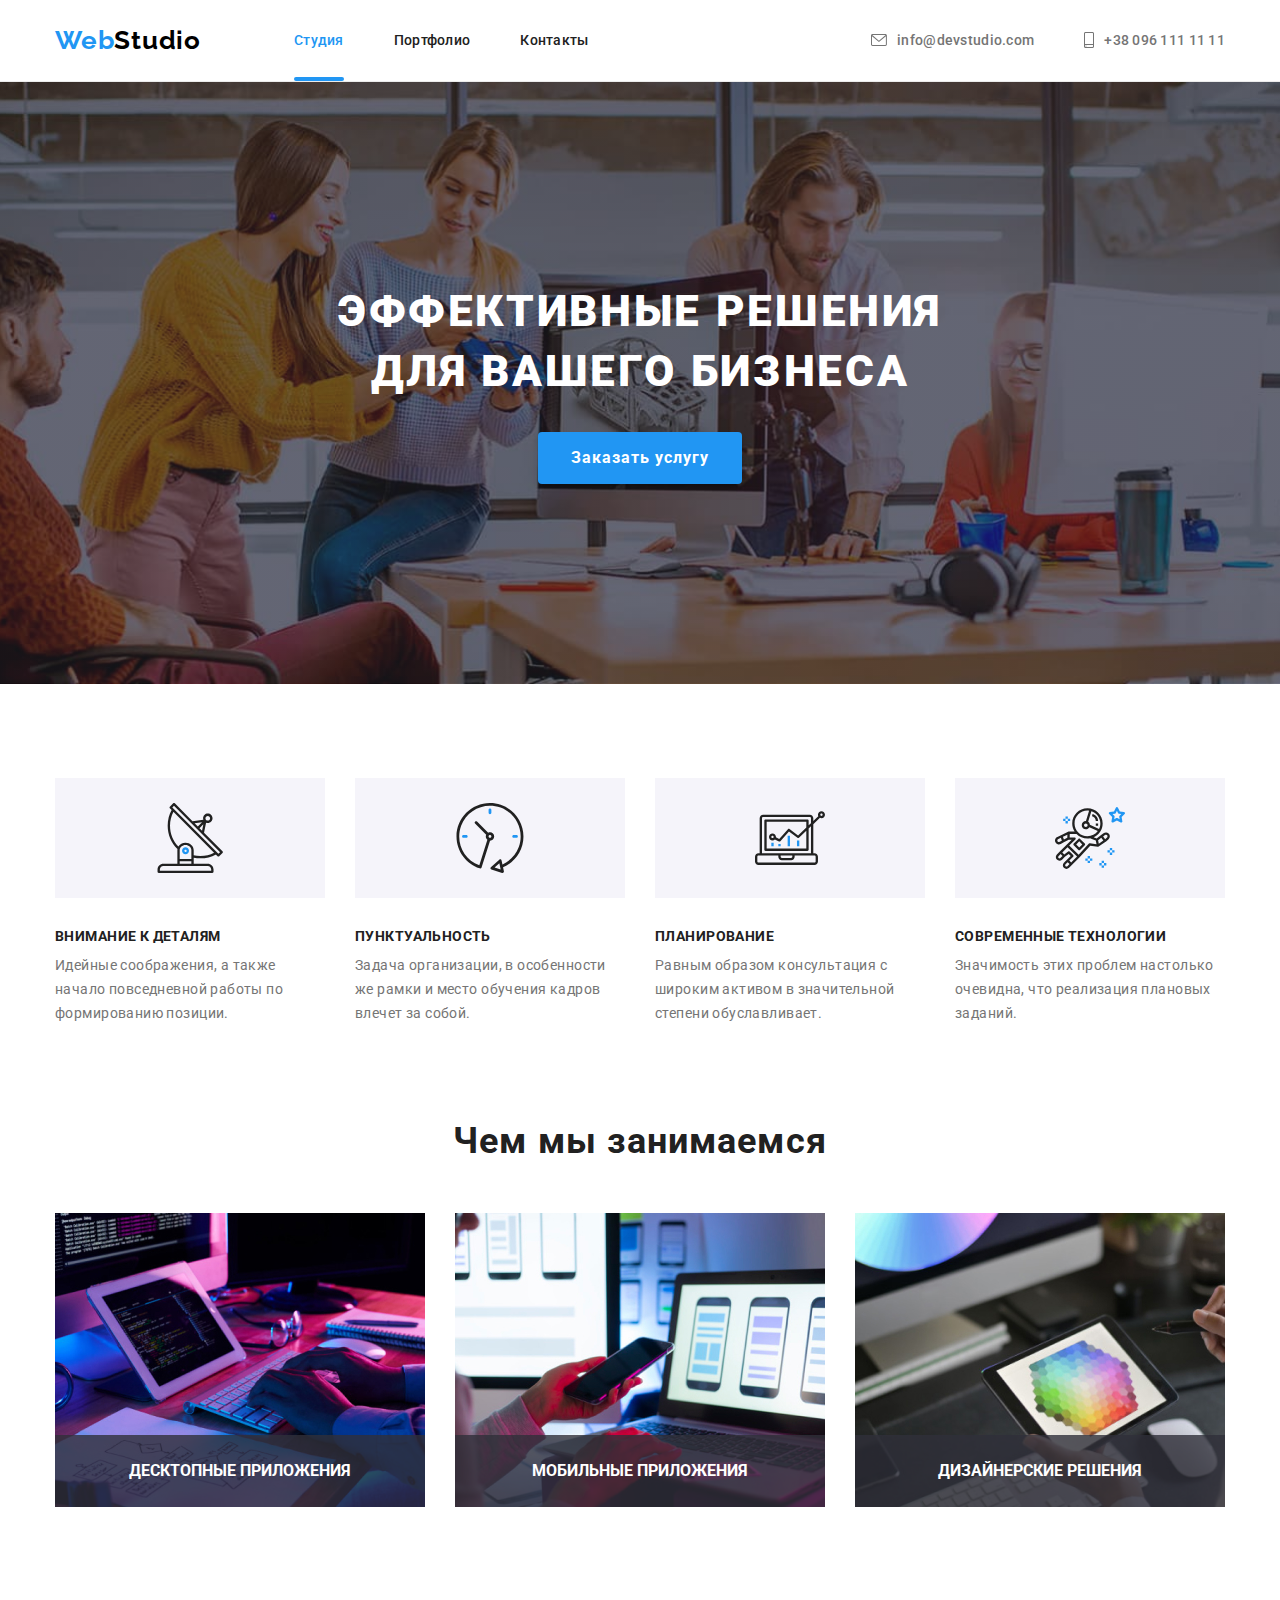
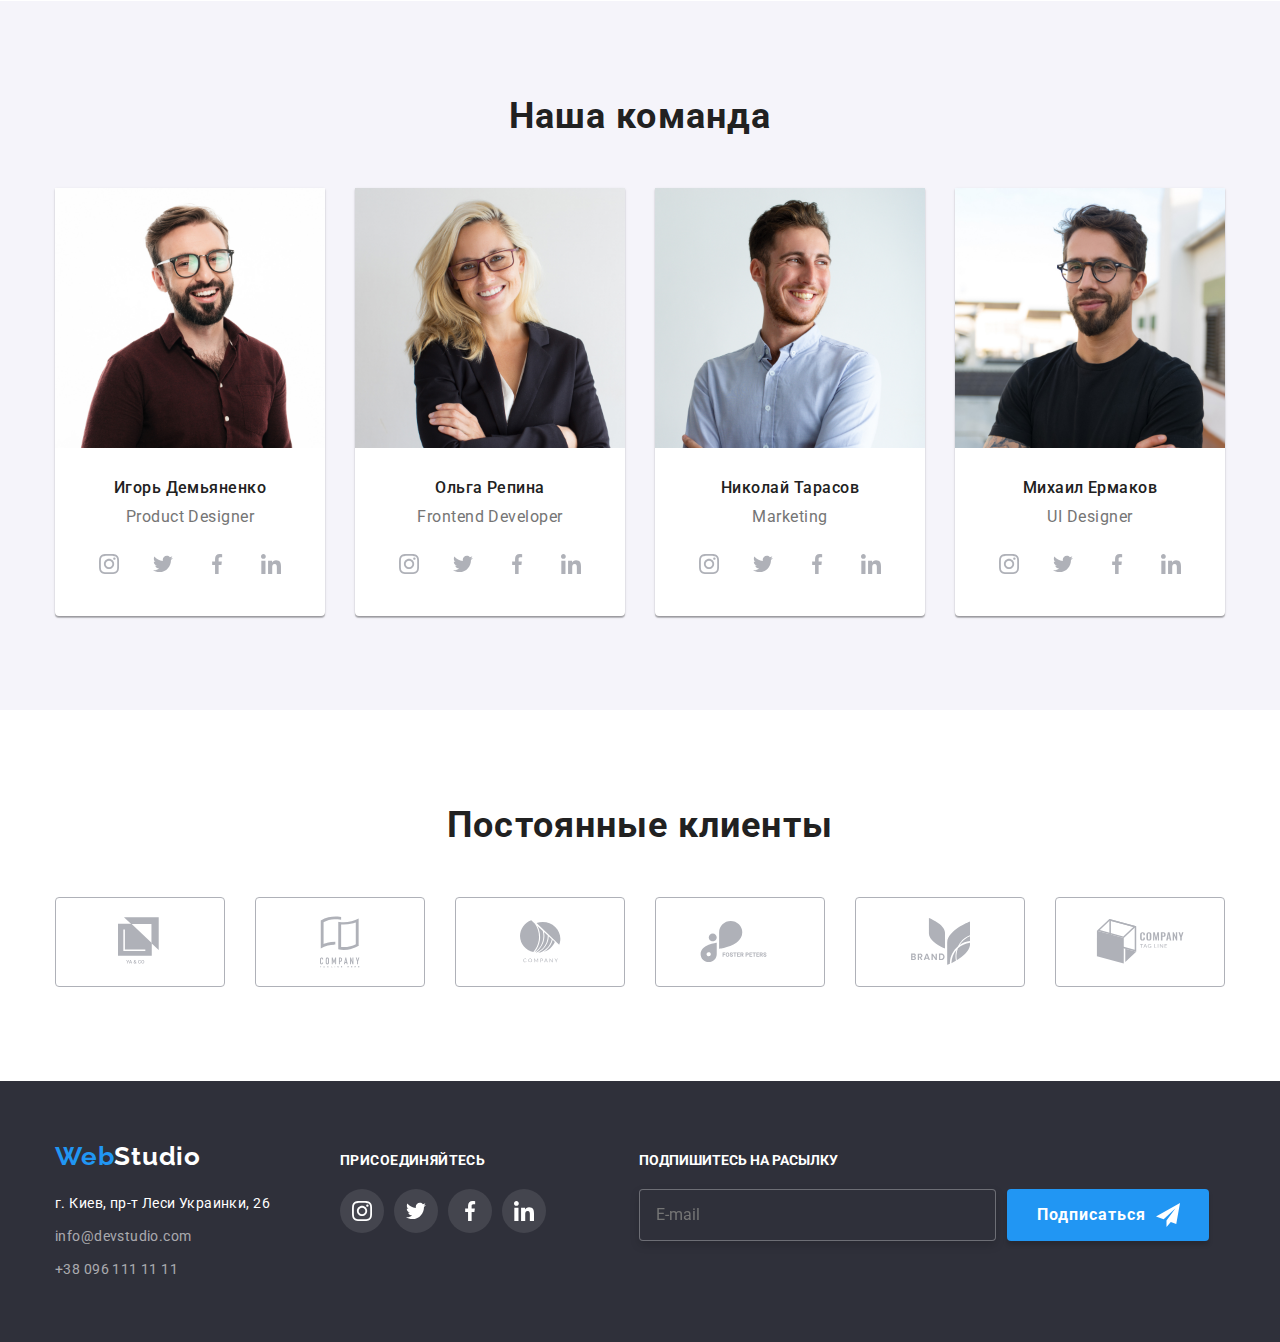
<file: index.html>
<!DOCTYPE html>
<html lang="ru">
  <head>
    <meta charset="UTF-8" />
    <meta name="viewport" content="width=device-width, initial-scale=1.0" />
    <title>WebStudio</title>
    <link rel="preconnect" href="https://fonts.gstatic.com" />
    <link
      href="https://fonts.googleapis.com/css2?family=Raleway:wght@700&family=Roboto:wght@400;500;700;900&display=swap"
      rel="stylesheet"
    />
    <link rel="stylesheet" href="./css/modern-normalize.css" />
    <link rel="stylesheet" href="./css/main.min.css" />
  </head>
  <body>
    <!--Header-->
    <header class="header">
      <!--CONTAINER-->
      <div class="container container__header">
        <nav class="header-nav">
          <a href="./index.html" class="logo">
            Web<span class="logo__subtext">Studio</span>
          </a>

          <ul class="nav-list">
            <li class="nav-list__item">
              <a href="./index.html" class="nav-list__link current">Студия</a>
            </li>
            <li class="nav-list__item">
              <a href="./portfolio.html" class="nav-list__link">Портфолио</a>
            </li>
            <li class="nav-list__item">
              <a href="" class="nav-list__link">Контакты</a>
            </li>
          </ul>
        </nav>
        <div class="contacts">
          <ul class="contacts-list">
            <li class="contacts-list__item">
              <a href="mailto:info@devstudio.com" class="contacts-list__link">
                <svg class="contacts-list__icon" width="16px" height="12px">
                  <use href="./images/sprite.svg#icon-envelope"></use>
                </svg>
                info@devstudio.com
              </a>
            </li>
            <li class="contacts-list__item">
              <a href="tel:+380961111111" class="contacts-list__link">
                <svg class="contacts-list__icon" width="10px" height="16px">
                  <use href="./images/sprite.svg#icon-smartphone"></use>
                </svg>
                +38 096 111 11 11
              </a>
            </li>
          </ul>
        </div>
      </div>
    </header>
    <!--main-container-->
    <main>
      <!--Hero-->
      <section class="hero">
        <!--CONTANER-->
        <div class="container-hero">
          <h1 class="hero-title">
            Эффективные решения <br />
            для вашего бизнеса
          </h1>
          <button class="hero-button" data-modal-open>Заказать услугу</button>
        </div>
      </section>
      <!--Features-->
      <section class="features">
        <!--CONTAINER-->
        <div class="container">
          <h2 class="visually-hidden">Приемущества</h2>
          <ul class="features-list">
            <li class="features-list__item">
              <div class="features-list__image">
                <svg width="70px" height="70px">
                  <use href="./images/sprite.svg#icon-antena1"></use>
                </svg>
              </div>
              <h3 class="features-list__title">Внимание к деталям</h3>
              <p class="features-list__description">
                Идейные соображения, а также начало повседневной работы по
                формированию позиции.
              </p>
            </li>
            <li class="features-list__item">
              <div class="features-list__image">
                <svg width="70px" height="70px">
                  <use href="./images/sprite.svg#icon-clock1"></use>
                </svg>
              </div>
              <h3 class="features-list__title">Пунктуальность</h3>
              <p class="features-list__description">
                Задача организации, в особенности же рамки и место обучения
                кадров влечет за собой.
              </p>
            </li>
            <li class="features-list__item">
              <div class="features-list__image">
                <svg width="70px" height="70px">
                  <use href="./images/sprite.svg#icon-diagram1"></use>
                </svg>
              </div>
              <h3 class="features-list__title">Планирование</h3>
              <p class="features-list__description">
                Равным образом консультация с широким активом в значительной
                степени обуславливает.
              </p>
            </li>
            <li class="features-list__item">
              <div class="features-list__image">
                <svg width="70px" height="70px">
                  <use href="./images/sprite.svg#icon-astronaut1"></use>
                </svg>
              </div>
              <h3 class="features-list__title">Современные технологии</h3>
              <p class="features-list__description">
                Значимость этих проблем настолько очевидна, что реализация
                плановых заданий.
              </p>
            </li>
          </ul>
        </div>
      </section>
      <!--Busynes-->
      <section class="busyness">
        <!--CONTAINER-->
        <div class="container">
          <h2 class="busyness-tilte">Чем мы занимаемся</h2>
          <ul class="busyness-list">
            <li class="busyness-list__item">
              <img
                src="./images/box-1.jpg"
                alt="Мужчина набирает текст на компьютере"
                width="370"
              />
              <p class="busyness-list__title">Десктопные приложения</p>
            </li>
            <li class="busyness-list__item">
              <img
                src="./images/box-2.jpg"
                alt="Мобильный телефон в руках у девушки"
                width="370"
              />
              <p class="busyness-list__title">Мобильные приложения</p>
            </li>
            <li class="busyness-list__item">
              <img
                src="./images/box-3.jpg"
                alt="Планшет со стилусом в руках"
                width="370"
              />
              <p class="busyness-list__title">Дизайнерские решения</p>
            </li>
          </ul>
        </div>
      </section>
      <!--Наша команда-->
      <section class="team">
        <!--CONTAINER-->
        <div class="container">
          <h2 class="team-title">Наша команда</h2>
          <ul class="team-list">
            <li class="team-list__item">
              <img
                src="./images/igor-demjanenko.jpg"
                alt="Игорь Демьяненко"
                width="270"
              />
              <h3 class="team-list__member">Игорь Демьяненко</h3>
              <p class="team-list__position">Product Designer</p>
              <ul class="social-list">
                <li class="social-list__item">
                  <a href="instagram" class="social-list__link">
                    <svg class="social-list__icon" width="20px" height="20px">
                      <use href="./images/sprite.svg#icon-instagram"></use>
                    </svg>
                  </a>
                </li>

                <li class="social-list__item">
                  <a href="twitter" class="social-list__link">
                    <svg class="social-list__icon" width="20px" height="20px">
                      <use href="./images/sprite.svg#icon-twitter"></use>
                    </svg>
                  </a>
                </li>

                <li class="social-list__item">
                  <a href="facebook" class="social-list__link">
                    <svg class="social-list__icon" width="20px" height="20px">
                      <use href="./images/sprite.svg#icon-facebook"></use>
                    </svg>
                  </a>
                </li>

                <li class="social-list__item">
                  <a href="linkedin" class="social-list__link">
                    <svg class="social-list__icon" width="20px" height="20px">
                      <use href="./images/sprite.svg#icon-linkedin"></use>
                    </svg>
                  </a>
                </li>
              </ul>
            </li>
            <li class="team-list__item">
              <img
                src="./images/olga-repina.jpg"
                alt="Ольга Репина"
                width="270"
              />
              <h3 class="team-list__member">Ольга Репина</h3>
              <p class="team-list__position">Frontend Developer</p>
              <ul class="social-list">
                <li class="social-list__item">
                  <a href="instagram" class="social-list__link">
                    <svg class="social-list__icon" width="20px" height="20px">
                      <use href="./images/sprite.svg#icon-instagram"></use>
                    </svg>
                  </a>
                </li>

                <li class="social-list__item">
                  <a href="twitter" class="social-list__link">
                    <svg class="social-list__icon" width="20px" height="20px">
                      <use href="./images/sprite.svg#icon-twitter"></use>
                    </svg>
                  </a>
                </li>

                <li class="social-list__item">
                  <a href="facebook" class="social-list__link">
                    <svg class="social-list__icon" width="20px" height="20px">
                      <use href="./images/sprite.svg#icon-facebook"></use>
                    </svg>
                  </a>
                </li>

                <li class="social-list__item">
                  <a href="linkedin" class="social-list__link">
                    <svg class="social-list__icon" width="20px" height="20px">
                      <use href="./images/sprite.svg#icon-linkedin"></use>
                    </svg>
                  </a>
                </li>
              </ul>
            </li>

            <li class="team-list__item">
              <img
                src="./images/nikolay-tarasov.jpg"
                alt="Николай Тарасов"
                width="270"
              />
              <h3 class="team-list__member">Николай Тарасов</h3>
              <p class="team-list__position">Marketing</p>
              <ul class="social-list">
                <li class="social-list__item">
                  <a href="instagram" class="social-list__link">
                    <svg class="social-list__icon" width="20px" height="20px">
                      <use href="./images/sprite.svg#icon-instagram"></use>
                    </svg>
                  </a>
                </li>

                <li class="social-list__item">
                  <a href="twitter" class="social-list__link">
                    <svg class="social-list__icon" width="20px" height="20px">
                      <use href="./images/sprite.svg#icon-twitter"></use>
                    </svg>
                  </a>
                </li>

                <li class="social-list__item">
                  <a href="facebook" class="social-list__link">
                    <svg class="social-list__icon" width="20px" height="20px">
                      <use href="./images/sprite.svg#icon-facebook"></use>
                    </svg>
                  </a>
                </li>

                <li class="social-list__item">
                  <a href="linkedin" class="social-list__link">
                    <svg class="social-list__icon" width="20px" height="20px">
                      <use href="./images/sprite.svg#icon-linkedin"></use>
                    </svg>
                  </a>
                </li>
              </ul>
            </li>
            <li class="team-list__item">
              <img
                src="./images/mikhail-ermakov.jpg"
                alt="Михаил Ермаков"
                width="270"
              />
              <h3 class="team-list__member">Михаил Ермаков</h3>
              <p class="team-list__position">UI Designer</p>
              <ul class="social-list">
                <li class="social-list__item">
                  <a href="instagram" class="social-list__link">
                    <svg class="social-list__icon" width="20px" height="20px">
                      <use href="./images/sprite.svg#icon-instagram"></use>
                    </svg>
                  </a>
                </li>

                <li class="social-list__item">
                  <a href="twitter" class="social-list__link">
                    <svg class="social-list__icon" width="20px" height="20px">
                      <use href="./images/sprite.svg#icon-twitter"></use>
                    </svg>
                  </a>
                </li>

                <li class="social-list__item">
                  <a href="facebook" class="social-list__link">
                    <svg class="social-list__icon" width="20px" height="20px">
                      <use href="./images/sprite.svg#icon-facebook"></use>
                    </svg>
                  </a>
                </li>

                <li class="social-list__item">
                  <a href="linkedin" class="social-list__link">
                    <svg class="social-list__icon" width="20px" height="20px">
                      <use href="./images/sprite.svg#icon-linkedin"></use>
                    </svg>
                  </a>
                </li>
              </ul>
            </li>
          </ul>
        </div>
      </section>
      <!--Clients-->
      <section class="clients">
        <div class="container">
          <h2 class="clients-title">Постоянные клиенты</h2>
          <ul class="clients-list">
            <li>
              <a href="" class="clients-list__link">
                <svg class="clients-list__icon" width="45px" height="50px">
                  <use href="./images/sprite.svg#icon-company1"></use>
                </svg>
              </a>
            </li>
            <li>
              <a href="" class="clients-list__link">
                <svg class="clients-list__icon" width="40px" height="52px">
                  <use href="./images/sprite.svg#icon-company2"></use>
                </svg>
              </a>
            </li>
            <li>
              <a href="" class="clients-list__link">
                <svg class="clients-list__icon" width="41px" height="43px">
                  <use href="./images/sprite.svg#icon-company3"></use>
                </svg>
              </a>
            </li>
            <li>
              <a href="" class="clients-list__link">
                <svg class="clients-list__icon" width="80px" height="42px">
                  <use href="./images/sprite.svg#icon-company4"></use>
                </svg>
              </a>
            </li>
            <li>
              <a href="" class="clients-list__link">
                <svg class="clients-list__icon" width="59px" height="47px">
                  <use href="./images/sprite.svg#icon-company5"></use>
                </svg>
              </a>
            </li>
            <li>
              <a href="" class="clients-list__link">
                <svg class="clients-list__icon" width="89px" height="45px">
                  <use href="./images/sprite.svg#icon-company6"></use>
                </svg>
              </a>
            </li>
          </ul>
        </div>
      </section>
    </main>
    <!--Footer-->
    <footer class="footer">
      <!--CONTAINER-->
      <div class="container container__footer">
        <div>
          <a href="./index.html" class="logo">
            Web<span class="logo__subtext--white">Studio</span>
          </a>
          <ul class="footer-list">
            <li class="footer-list__item">
              <address class="footer-list__adress">
                г. Киев, пр-т Леси Украинки, 26
              </address>
            </li>
            <li class="footer-list__item">
              <a href="mailto:info@devstudio.com" class="footer-list__contacts"
                >info@devstudio.com</a
              >
            </li>
            <li class="footer-list__item">
              <a href="tel:+380961111111" class="footer-list__contacts"
                >+38 096 111 11 11
              </a>
            </li>
          </ul>
        </div>

        <div class="subscribe">
          <p class="subscribe-title">Присоединяйтесь</p>
          <ul class="subscribe-list">
            <li class="subscribe-list__item">
              <a href="" class="subscribe-list__link">
                <svg class="subscribe-list__icon" width="20px" height="20px">
                  <use href="./images/sprite.svg#icon-instagram"></use>
                </svg>
              </a>
            </li>
            <li class="subscribe-list__item">
              <a href="" class="subscribe-list__link">
                <svg class="subscribe-list__icon" width="20px" height="20px">
                  <use href="./images/sprite.svg#icon-twitter"></use>
                </svg>
              </a>
            </li>
            <li class="subscribe-list__item">
              <a href="" class="subscribe-list__link">
                <svg class="subscribe-list__icon" width="20px" height="20px">
                  <use href="./images/sprite.svg#icon-facebook"></use>
                </svg>
              </a>
            </li>
            <li class="subscribe-list__item">
              <a href="" class="subscribe-list__link">
                <svg class="subscribe-list__icon" width="20px" height="20px">
                  <use href="./images/sprite.svg#icon-linkedin"></use>
                </svg>
              </a>
            </li>
          </ul>
        </div>

        <form class="mailing">
          <p class="mailing__title">Подпишитесь на расылку</p>
          <div class="mailing__form">
            <input
              class="mailing__input"
              type="email"
              name="mail"
              placeholder="E-mail"
            />
            <button type="submit" class="mailing-button">
              Подписаться<svg
                class="mailing-button__icon"
                width="24px"
                height="24px"
              >
                <use href="./images/sprite.svg#icon-send"></use>
              </svg>
            </button>
          </div>
        </form>
      </div>
    </footer>
    <!--Modal-->
    <div class="backdrop is-hidden" data-modal>
      <div class="modal">
        <button class="button-close" data-modal-close>
          <svg width="18px" height="18px" class="button-close__icon">
            <use href="./images/sprite.svg#icon-close-black"></use>
          </svg>
        </button>
        <form name="modal-form" class="modal-form">
          <p class="modal-form__title">
            Оставьте свои данные, мы вам перезвоним
          </p>
          <div class="modal-form__field">
            <label class="modal-form__label" for="name">Имя</label>
            <div class="modal-form__item">
              <input
                type="text"
                name="user-name"
                id="name"
                class="modal-form__input"
              />
              <svg width="18px" height="18px" class="modal-form__icon">
                <use href="./images/sprite.svg#icon-person-black-18dp"></use>
              </svg>
            </div>
          </div>

          <div class="modal-form__field">
            <label class="modal-form__label" for="tel">Телефон</label>
            <div class="modal-form__item">
              <input
                type="tel"
                name="phone-number"
                id="tel"
                class="modal-form__input"
              />
              <svg width="18px" height="18px" class="modal-form__icon">
                <use href="./images/sprite.svg#icon-phone-black-18dp"></use>
              </svg>
            </div>
          </div>

          <div class="modal-form__field">
            <label class="modal-form__label" for="mail">Почта</label>
            <div class="modal-form__item">
              <input
                type="email"
                name="email"
                id="mail"
                class="modal-form__input"
              />
              <svg width="18px" height="18px" class="modal-form__icon">
                <use href="./images/sprite.svg#icon-email-black-18dp"></use>
              </svg>
            </div>
          </div>

          <div class="modal-form__field">
            <label class="modal-form__label" for="comment">Комментарий</label>
            <textarea
              class="modal-form__textarea"
              name="comment"
              rows="6"
              id="comment"
              placeholder="Введите текст"
            ></textarea>
          </div>

          <div class="checkbox">
            <label class="checkbox__item">
              <input class="checkbox__input" type="checkbox" name="policy" />
              <span class="checkbox__icon"></span>Соглашаюсь с рассылкой и
              принимаю
              <a href="" class="checkbox__link">Условия договора</a>
            </label>
          </div>
          <button class="modal-button">Отправить</button>
        </form>
      </div>
    </div>

    <script src="./js/modal.js"></script>
  </body>
</html>
</file>
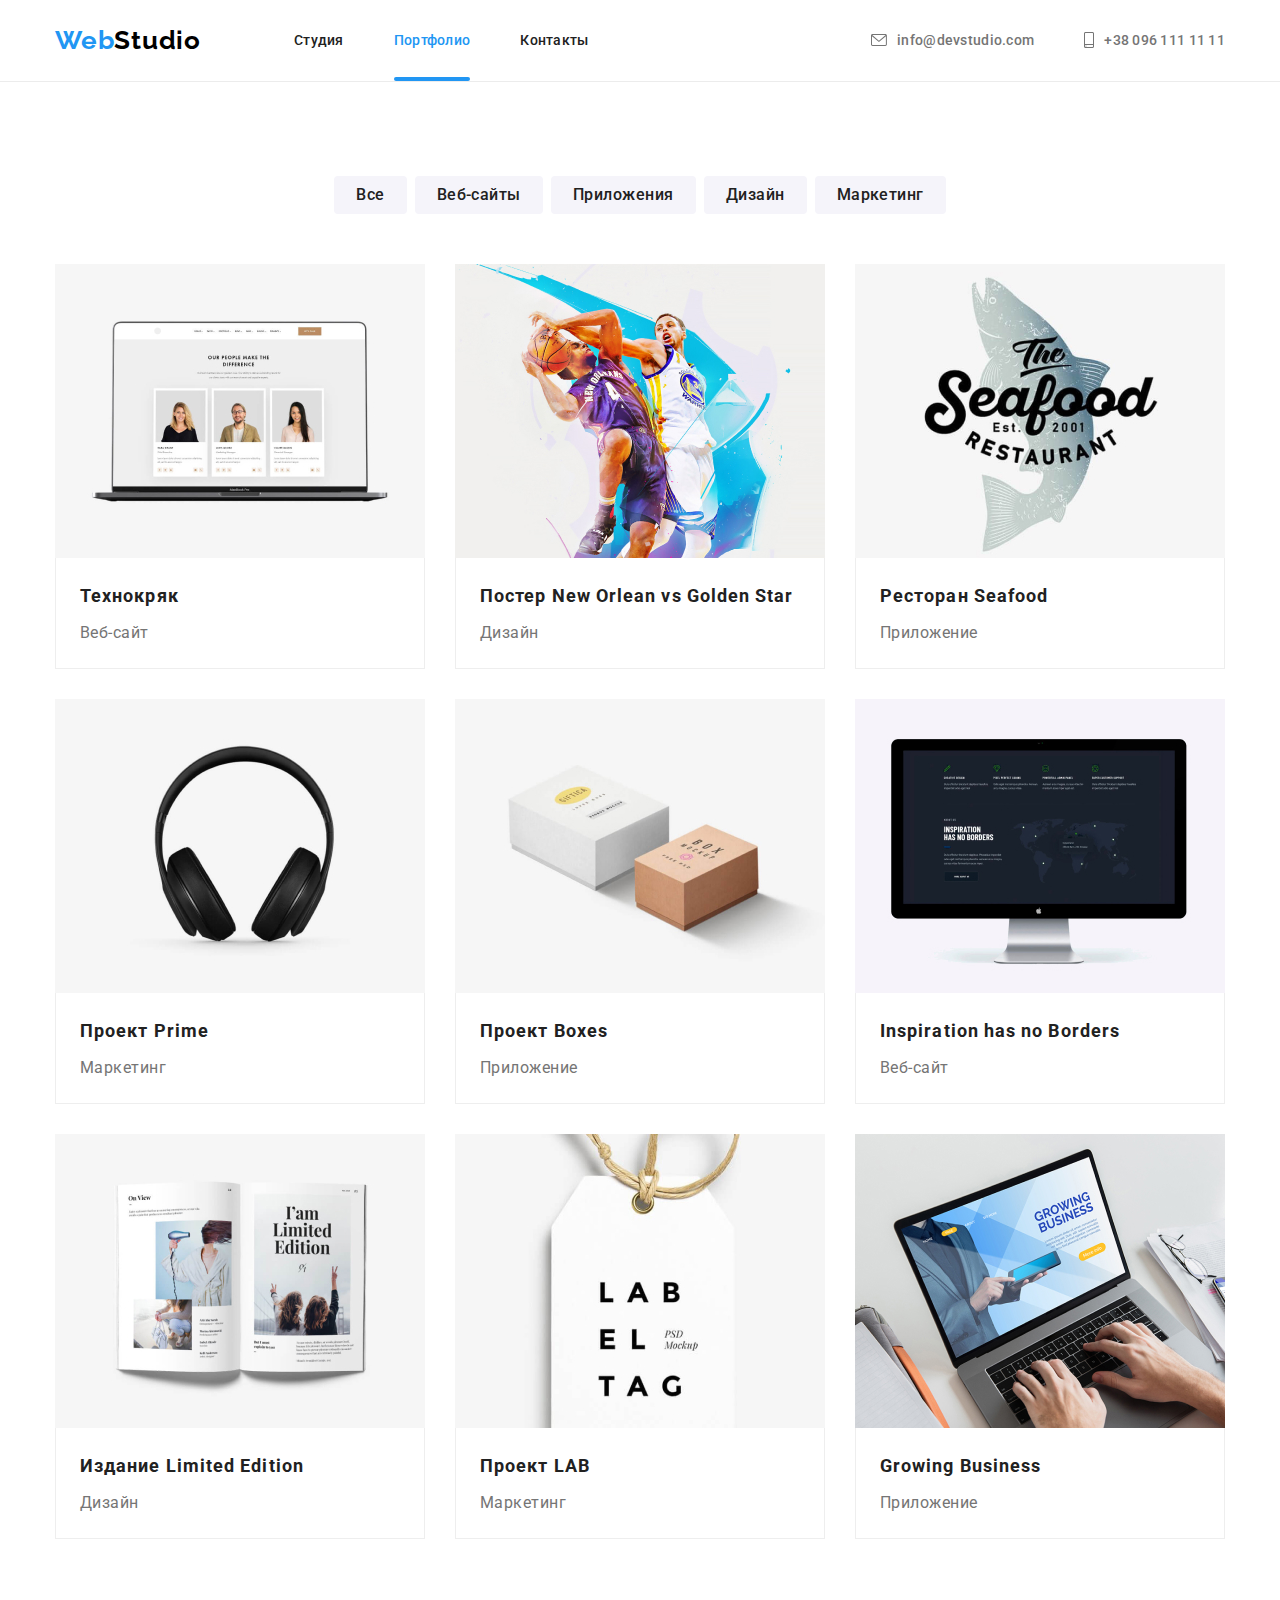
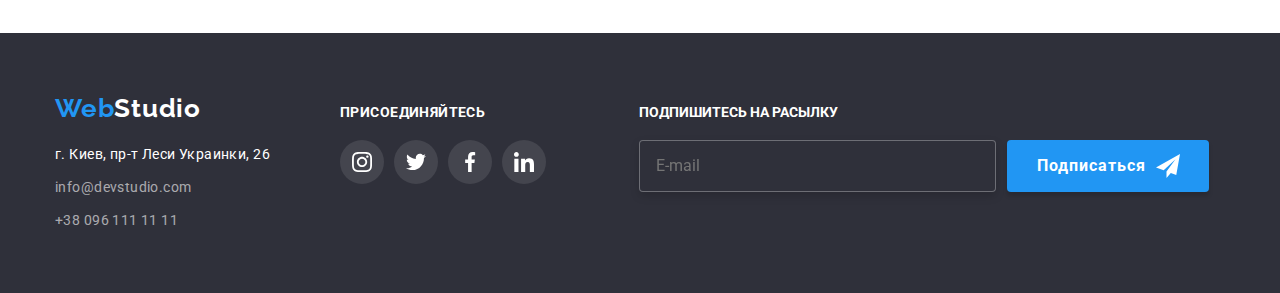
<file: portfolio.html>
<!DOCTYPE html>
<html lang="ru">
  <head>
    <meta charset="UTF-8" />
    <meta http-equiv="X-UA-Compatible" content="IE=edge" />
    <meta name="viewport" content="width=device-width, initial-scale=1.0" />
    <title>Портфолио</title>
    <link
      href="https://fonts.googleapis.com/css2?family=Raleway:wght@700&family=Roboto:wght@400;500;700;900&display=swap"
      rel="stylesheet"
    />
    <link rel="stylesheet" href="./css/modern-normalize.css" />
    <link rel="stylesheet" href="./css/main.min.css" />
  </head>
  <body>
    <!--header container-->
    <header class="header">
      <!--CONTAINER-->
      <div class="container container__header">
        <nav class="header-nav">
          <a href="./index.html" class="logo">
            Web<span class="logo__subtext">Studio</span>
          </a>

          <ul class="nav-list">
            <li class="nav-list__item">
              <a href="./index.html" class="nav-list__link">Студия</a>
            </li>
            <li class="nav-list__item">
              <a href="./portfolio.html" class="nav-list__link current"
                >Портфолио</a
              >
            </li>
            <li class="nav-list__item">
              <a href="" class="nav-list__link">Контакты</a>
            </li>
          </ul>
        </nav>
        <div class="contacts-list-header">
          <ul class="contacts-list">
            <li class="contacts-list__item">
              <a href="mailto:info@devstudio.com" class="contacts-list__link">
                <svg class="contacts-list__icon" width="16px" height="12px">
                  <use href="./images/sprite.svg#icon-envelope"></use>
                </svg>
                info@devstudio.com
              </a>
            </li>
            <li class="contacts-list__item">
              <a href="tel:+380961111111" class="contacts-list__link">
                <svg class="contacts-list__icon" width="10px" height="16px">
                  <use href="./images/sprite.svg#icon-smartphone"></use>
                </svg>
                +38 096 111 11 11
              </a>
            </li>
          </ul>
        </div>
      </div>
    </header>
    <!--main container-->
    <main>
      <section class="portfolio">
        <!--Portfilio-->
        <!--CONTAINER-->
        <div class="container">
          <h1 class="visually-hidden">Наши работы</h1>
          <!--Buttons-->
          <ul class="portfolio-nav">
            <li class="portfolio-nav__item">
              <button class="portfolio-nav__button">Все</button>
            </li>
            <li class="portfolio-nav__item">
              <button class="portfolio-nav__button">Веб-сайты</button>
            </li>
            <li class="portfolio-nav__item">
              <button class="portfolio-nav__button">Приложения</button>
            </li>
            <li class="portfolio-nav__item">
              <button class="portfolio-nav__button">Дизайн</button>
            </li>
            <li class="portfolio-nav__item">
              <button class="portfolio-nav__button">Маркетинг</button>
            </li>
          </ul>
          <!--Galery-->
          <ul class="card-set">
            <li class="card-set__item">
              <a href="" class="card-set__link">
                <div class="card-set__card">
                  <img
                    src="./images/technokrjak.jpg"
                    alt="Ноутбук с открытим сайтом Технокряк"
                    width="370"
                  />
                  <p class="card-set__overlay">
                    Технокряк это современная площадка распространения
                    коронавируса. Компании используют эту платформу для
                    цифрового шпионажа и атак на защищённые сервера конкурентов.
                  </p>
                </div>
                <div class="card-set__tumb">
                  <h2 class="card-set__title">Технокряк</h2>
                  <p class="card-set__text">Веб-сайт</p>
                </div>
              </a>
            </li>

            <li class="card-set__item">
              <a href="" class="card-set__link">
                <div class="card-set__card">
                  <img
                    src="./images/poster-new-orlean.jpg"
                    alt="Два баскетболиста борятся за мяч"
                    width="370"
                  />
                  <p class="card-set__overlay">
                    Технокряк это современная площадка распространения
                    коронавируса. Компании используют эту платформу для
                    цифрового шпионажа и атак на защищённые сервера конкурентов.
                  </p>
                </div>
                <div class="card-set__tumb">
                  <h2 class="card-set__title">
                    Постер New Orlean vs Golden Star
                  </h2>
                  <p class="card-set__text">Дизайн</p>
                </div>
              </a>
            </li>

            <li class="card-set__item">
              <a href="" class="card-set__link">
                <div class="card-set__card">
                  <img
                    src="./images/seafood-restaurant.jpg"
                    alt="Логотип ресторана Seafood"
                    width="370"
                  />
                  <p class="card-set__overlay">
                    Технокряк это современная площадка распространения
                    коронавируса. Компании используют эту платформу для
                    цифрового шпионажа и атак на защищённые сервера конкурентов.
                  </p>
                </div>
                <div class="card-set__tumb">
                  <h2 class="card-set__title">Ресторан Seafood</h2>
                  <p class="card-set__text">Приложение</p>
                </div>
              </a>
            </li>

            <li class="card-set__item">
              <a href="" class="card-set__link">
                <div class="card-set__card">
                  <img
                    src="./images/project-prime.jpg"
                    alt="Наушники"
                    width="370"
                  />
                  <p class="card-set__overlay">
                    Технокряк это современная площадка распространения
                    коронавируса. Компании используют эту платформу для
                    цифрового шпионажа и атак на защищённые сервера конкурентов.
                  </p>
                </div>
                <div class="card-set__tumb">
                  <h2 class="card-set__title">Проект Prime</h2>
                  <p class="card-set__text">Маркетинг</p>
                </div>
              </a>
            </li>

            <li class="card-set__item">
              <a href="" class="card-set__link">
                <div class="card-set__card">
                  <img
                    src="./images/project-boxes.jpg"
                    alt="Две коробки на белом фоне"
                    width="370"
                  />
                  <p class="card-set__overlay">
                    Технокряк это современная площадка распространения
                    коронавируса. Компании используют эту платформу для
                    цифрового шпионажа и атак на защищённые сервера конкурентов.
                  </p>
                </div>
                <div class="card-set__tumb">
                  <h2 class="card-set__title">Проект Boxes</h2>
                  <p class="card-set__text">Приложение</p>
                </div>
              </a>
            </li>

            <li class="card-set__item">
              <a href="" class="card-set__link">
                <div class="card-set__card">
                  <img
                    src="./images/inspirations-no-borders.jpg"
                    alt="Монитор с открытым сайтом Inspiration has no Borders"
                    width="370"
                  />
                  <p class="card-set__overlay">
                    Технокряк это современная площадка распространения
                    коронавируса. Компании используют эту платформу для
                    цифрового шпионажа и атак на защищённые сервера конкурентов.
                  </p>
                </div>
                <div class="card-set__tumb">
                  <h2 class="card-set__title">Inspiration has no Borders</h2>
                  <p class="card-set__text">Веб-сайт</p>
                </div>
              </a>
            </li>

            <li class="card-set__item">
              <a href="" class="card-set__link">
                <div class="card-set__card">
                  <img
                    src="./images/limited-editions.jpg"
                    alt="Открытый журнал"
                    width="370"
                  />
                  <p class="card-set__overlay">
                    Технокряк это современная площадка распространения
                    коронавируса. Компании используют эту платформу для
                    цифрового шпионажа и атак на защищённые сервера конкурентов.
                  </p>
                </div>
                <div class="card-set__tumb">
                  <h2 class="card-set__title">Издание Limited Edition</h2>
                  <p class="card-set__text">Дизайн</p>
                </div>
              </a>
            </li>

            <li class="card-set__item">
              <a href="" class="card-set__link">
                <div class="card-set__card">
                  <img
                    src="./images/project-lab.jpg"
                    alt="Этикетка с логотипом LAB"
                    width="370"
                  />
                  <p class="card-set__overlay">
                    Технокряк это современная площадка распространения
                    коронавируса. Компании используют эту платформу для
                    цифрового шпионажа и атак на защищённые сервера конкурентов.
                  </p>
                </div>
                <div class="card-set__tumb">
                  <h2 class="card-set__title">Проект LAB</h2>
                  <p class="card-set__text">Маркетинг</p>
                </div>
              </a>
            </li>

            <li class="card-set__item">
              <a href="" class="card-set__link">
                <div class="card-set__card">
                  <img
                    src="./images/grouning-business.jpg"
                    alt="Ноутбук с открытым сайтом компании Growing Business"
                    width="370"
                  />
                  <p class="card-set__overlay">
                    Технокряк это современная площадка распространения
                    коронавируса. Компании используют эту платформу для
                    цифрового шпионажа и атак на защищённые сервера конкурентов.
                  </p>
                </div>
                <div class="card-set__tumb">
                  <h2 class="card-set__title">Growing Business</h2>
                  <p class="card-set__text">Приложение</p>
                </div>
              </a>
            </li>
          </ul>
        </div>
      </section>
    </main>
    <!--footer-container-->
    <footer class="footer">
      <!--CONTAINER-->
      <div class="container container__footer">
        <!--Adress-->
        <div>
          <a href="./index.html" class="logo">
            Web<span class="logo__subtext--white">Studio</span>
          </a>
          <ul class="footer-list">
            <li class="footer-list__item">
              <address class="footer-list__adress">
                г. Киев, пр-т Леси Украинки, 26
              </address>
            </li>
            <li class="footer-list__item">
              <a href="mailto:info@devstudio.com" class="footer-list__contacts"
                >info@devstudio.com</a
              >
            </li>
            <li class="footer-list__item">
              <a href="tel:+380961111111" class="footer-list__contacts"
                >+38 096 111 11 11
              </a>
            </li>
          </ul>
        </div>
        <!--Social-->
        <div class="subscribe">
          <p class="subscribe-title">Присоединяйтесь</p>
          <ul class="subscribe-list">
            <li class="subscribe-list__item">
              <a href="" class="subscribe-list__link">
                <svg class="subscribe-list__icon" width="20px" height="20px">
                  <use href="./images/sprite.svg#icon-instagram"></use>
                </svg>
              </a>
            </li>
            <li class="subscribe-list__item">
              <a href="" class="subscribe-list__link">
                <svg class="subscribe-list__icon" width="20px" height="20px">
                  <use href="./images/sprite.svg#icon-twitter"></use>
                </svg>
              </a>
            </li>
            <li class="subscribe-list__item">
              <a href="" class="subscribe-list__link">
                <svg class="subscribe-list__icon" width="20px" height="20px">
                  <use href="./images/sprite.svg#icon-facebook"></use>
                </svg>
              </a>
            </li>
            <li class="subscribe-list__item">
              <a href="" class="subscribe-list__link">
                <svg class="subscribe-list__icon" width="20px" height="20px">
                  <use href="./images/sprite.svg#icon-linkedin"></use>
                </svg>
              </a>
            </li>
          </ul>
        </div>

        <form class="mailing">
          <p class="mailing__title">Подпишитесь на расылку</p>
          <div class="mailing__form">
            <input
              class="mailing__input"
              type="email"
              name="mail"
              placeholder="E-mail"
            />
            <button type="submit" class="mailing-button">
              Подписаться<svg
                class="mailing-button__icon"
                width="24px"
                height="24px"
              >
                <use href="./images/sprite.svg#icon-send"></use>
              </svg>
            </button>
          </div>
        </form>
      </div>
    </footer>
  </body>
</html>
</file>
<file: css/main.min.css>
:root{--active-elements: rgba(33, 150, 243, 1);--title-text: rgba(33, 33, 33, 1);--description-text: rgba(117, 117, 117, 1);--hero-title: rgba(255, 255, 255, 1);--footer-contacts-op60: rgba(255, 255, 255, 0.6);--background-header: rgba(255, 255, 255, 1);--background-hero: rgba(47, 48, 58, 1);--backgound-team: rgba(245, 244, 250, 1);--icons-color: rgba(175, 177, 184, 1)}body{font-family:'Roboto', sans-serif}header{background-color:var(--background-header)}footer{background-color:var(--background-hero)}ul{list-style-type:none}img{display:block;max-width:100%;height:auto}textarea{resize:none}h1,h2,h3,h4,h5,h6,p{margin-top:0px;margin-bottom:0px}body.modal-open{overflow:hidden}.visually-hidden{position:absolute;clip:rect(0 0 0 0);width:1px;height:1px;margin:-1px}.container{width:1200px;padding:0px 15px;margin:0 auto}.logo{font-family:'Raleway', sans-serif;text-decoration:none;color:#2196f3;font-weight:700;font-size:26px;line-height:1.19;letter-spacing:0.03em}.logo__subtext{color:#000000}.logo__subtext--white{color:#fff}.header{border-bottom:1px solid #ececec}.container__header{display:-webkit-box;display:-ms-flexbox;display:flex;-webkit-box-pack:justify;-ms-flex-pack:justify;justify-content:space-between}.header-nav{display:-webkit-box;display:-ms-flexbox;display:flex;-webkit-box-pack:justify;-ms-flex-pack:justify;justify-content:space-between;-webkit-box-align:center;-ms-flex-align:center;align-items:center}.nav-list{display:-webkit-box;display:-ms-flexbox;display:flex;margin-left:93px;margin-top:0px;margin-bottom:0px;padding:0px}.nav-list__item:not(:last-child){margin-right:50px}.nav-list__link{position:relative;display:block;padding-top:32px;padding-bottom:32px;text-decoration:none;color:var(--title-text);font-weight:500;font-size:14px;line-height:1.21;letter-spacing:0.02em;-webkit-transition:color 250ms cubic-bezier(0.4, 0, 0.2, 1);transition:color 250ms cubic-bezier(0.4, 0, 0.2, 1)}.nav-list__link:hover,.nav-list__link:focus{color:var(--active-elements)}.nav-list__link.current{color:var(--active-elements)}.current:after{position:absolute;content:'';left:0;bottom:0;width:100%;height:4px;border-radius:2px;background-color:var(--active-elements)}.contacts{display:-webkit-box;display:-ms-flexbox;display:flex;-webkit-box-align:center;-ms-flex-align:center;align-items:center;margin-left:auto}.contacts-list{display:-webkit-box;display:-ms-flexbox;display:flex;margin:0px;padding:0px}.contacts-list__item:not(:last-child){margin-right:50px}.contacts-list__link{text-decoration:none;color:var(--description-text);font-weight:500;font-size:14px;line-height:1.21;letter-spacing:0.02em;padding-top:32px;padding-bottom:32px;display:-webkit-box;display:-ms-flexbox;display:flex;-webkit-box-align:center;-ms-flex-align:center;align-items:center;-webkit-transition:color 250ms cubic-bezier(0.4, 0, 0.2, 1);transition:color 250ms cubic-bezier(0.4, 0, 0.2, 1)}.contacts-list__link:hover,.contacts-list__link:focus{color:var(--active-elements)}.contacts-list__icon{margin-right:10px;fill:currentColor}.contacts-list__icon:hover,.contacts-list__icon:focus{fill:var(--active-elements)}.hero{background-color:var(--background-hero);text-align:center;padding-top:200px;padding-bottom:200px;background-image:-webkit-gradient(linear, left top, right top, from(rgba(47,48,58,0.4)), to(rgba(47,48,58,0.4))),url(../images/hero.jpg);background-image:linear-gradient(to right, rgba(47,48,58,0.4), rgba(47,48,58,0.4)),url(../images/hero.jpg);background-repeat:no-repeat;background-size:cover;background-position:center}.container-hero{max-width:1600px;max-height:600px;margin:0 auto}.hero-title{color:var(--hero-title);font-weight:900;font-size:44px;line-height:1.36;text-align:center;text-transform:uppercase;letter-spacing:0.06em;margin-bottom:30px}.hero-button{background-color:var(--active-elements);color:var(--background-header);font-weight:700;font-size:16px;line-height:1.87;letter-spacing:0.06em;text-decoration:none;display:-webkit-box;display:-ms-flexbox;display:flex;margin-right:auto;margin-left:auto;border-radius:4px;padding:10px 32px;cursor:pointer;border:1px solid transparent;-webkit-box-shadow:0px 4px 4px rgba(0,0,0,0.25);box-shadow:0px 4px 4px rgba(0,0,0,0.25);-webkit-transition:background-color 250ms cubic-bezier(0.4, 0, 0.2, 1);transition:background-color 250ms cubic-bezier(0.4, 0, 0.2, 1)}.hero-button:hover,.hero-button:focus{background:#188ce8;-webkit-box-shadow:0px 4px 4px rgba(0,0,0,0.15);box-shadow:0px 4px 4px rgba(0,0,0,0.15);border-radius:4px}.features{padding-top:94px;padding-bottom:94px}.features-list{display:-webkit-box;display:-ms-flexbox;display:flex;margin:0px;padding:0px;-webkit-box-pack:justify;-ms-flex-pack:justify;justify-content:space-between}.features-list__item{-ms-flex-preferred-size:calc(100% / 4 - 30px);flex-basis:calc(100% / 4 - 30px);margin-right:30px}.features-list__item:last-child{margin-right:0px}.features-list__image{display:-webkit-box;display:-ms-flexbox;display:flex;background-color:var(--backgound-team);width:270px;height:120px;-webkit-box-align:center;-ms-flex-align:center;align-items:center;-webkit-box-pack:center;-ms-flex-pack:center;justify-content:center;margin-bottom:30px}.features-list__title{color:var(--title-text);font-weight:700;font-size:14px;font-style:normal;line-height:1.21;letter-spacing:0.03em;text-transform:uppercase;margin-bottom:10px}.features-list__description{color:var(--description-text);font-weight:400;font-size:14px;line-height:1.71;letter-spacing:0.03em}.busyness{padding-bottom:94px}.busyness-tilte{color:var(--title-text);font-weight:700;font-size:36px;line-height:1.19;letter-spacing:0.03em;text-align:center;padding-bottom:50px}.busyness-list{display:-webkit-box;display:-ms-flexbox;display:flex;margin:0px;padding:0px}.busyness-list__item:not(:last-child){width:370px;margin-right:30px}.busyness-list__item{position:relative}.busyness-list__title{font-weight:700;line-height:1.14;text-align:center;text-transform:uppercase;position:absolute;bottom:0;left:50%;-webkit-transform:translate(-50%, 0);transform:translate(-50%, 0);width:100%;padding-top:27px;padding-bottom:27px;color:var(--hero-title);background:rgba(47,48,58,0.8)}.team{background-color:var(--backgound-team);padding-top:94px;padding-bottom:94px}.team-title{color:var(--title-text);font-weight:700;font-size:36px;line-height:1.19;letter-spacing:0.03em;text-align:center;padding-bottom:50px}.team-list{display:-webkit-box;display:-ms-flexbox;display:flex;margin:0px;padding:0px;-webkit-box-pack:justify;-ms-flex-pack:justify;justify-content:space-between}.team-list__item{background-color:#ffffff;width:270px;-ms-flex-preferred-size:calc(100% / 4 - 30px);flex-basis:calc(100% / 4 - 30px);text-align:center;-webkit-box-shadow:0px 1px 3px rgba(0,0,0,0.12),0px 1px 1px rgba(0,0,0,0.14),0px 2px 1px rgba(0,0,0,0.2);box-shadow:0px 1px 3px rgba(0,0,0,0.12),0px 1px 1px rgba(0,0,0,0.14),0px 2px 1px rgba(0,0,0,0.2);border-radius:0px 0px 4px 4px}.team-list__member{color:var(--title-text);font-weight:500;font-size:16px;line-height:1.19;letter-spacing:0.03em;padding-top:30px;padding-bottom:10px}.team-list__position{color:var(--description-text);font-size:16px;line-height:1.19;letter-spacing:0.03em;padding-bottom:16px}.social-list{display:-webkit-box;display:-ms-flexbox;display:flex;margin-right:32px;margin-bottom:30px;margin-left:32px;padding:0px}.social-list__item:not(:last-child){margin-right:10px}.social-list__link{display:-webkit-box;display:-ms-flexbox;display:flex;-webkit-box-align:center;-ms-flex-align:center;align-items:center;-webkit-box-pack:center;-ms-flex-pack:center;justify-content:center;width:44px;height:44px;border-radius:50%;-webkit-transition:background-color 250ms cubic-bezier(0.4, 0, 0.2, 1);transition:background-color 250ms cubic-bezier(0.4, 0, 0.2, 1)}.social-list__link:hover,.social-list__link:focus{background-color:var(--active-elements)}.social-list__icon{fill:var(--icons-color)}.social-list__link:hover .social-list__icon,.social-list__link:focus .social-list__icon{fill:var(--hero-title)}.clients{padding-top:94px;padding-bottom:94px}.clients-title{color:var(--title-text);font-weight:700;font-size:36px;line-height:1.19;letter-spacing:0.03em;text-align:center;margin-bottom:50px}.clients-list{display:-webkit-box;display:-ms-flexbox;display:flex;-webkit-box-pack:justify;-ms-flex-pack:justify;justify-content:space-between;padding:0px;margin:0px}.clients-list:not(:last-child){margin-right:30px}.clients-list__link{display:-webkit-box;display:-ms-flexbox;display:flex;-webkit-box-align:center;-ms-flex-align:center;align-items:center;-webkit-box-pack:center;-ms-flex-pack:center;justify-content:center;width:170px;height:90px;border:1px solid var(--icons-color);border-radius:4px;-webkit-transition:border-color 250ms cubic-bezier(0.4, 0, 0.2, 1);transition:border-color 250ms cubic-bezier(0.4, 0, 0.2, 1)}.clients-list__link:hover,.clients-list__link:focus{border-color:var(--active-elements)}.clients-list__icon{fill:var(--icons-color);-webkit-transition:fill 250ms cubic-bezier(0.4, 0, 0.2, 1);transition:fill 250ms cubic-bezier(0.4, 0, 0.2, 1)}.clients-list__link:focus .clients-list__icon,.clients-list__link:hover .clients-list__icon{fill:var(--active-elements)}.footer{padding-top:60px;padding-bottom:60px}.container__footer{display:-webkit-box;display:-ms-flexbox;display:flex;-webkit-box-align:baseline;-ms-flex-align:baseline;align-items:baseline}.footer-list{display:block;margin:0px;padding-left:0px}.footer-list__item:not(:last-child){padding-bottom:9px;margin-bottom:0px}.footer-list__adress{font-style:normal;color:var(--hero-title);text-decoration:none;font-weight:400;font-size:14px;line-height:1.71;letter-spacing:0.03em;padding-top:20px}.footer-list__contacts{color:var(--footer-contacts-op60);text-decoration:none;font-style:normal;font-weight:400;font-size:14px;line-height:1.71;letter-spacing:0.03em}.subscribe{display:block;margin-left:70px;margin-right:93px}.subscribe-title{color:var(--hero-title);font-weight:700;font-size:14px;line-height:1.14;letter-spacing:0.03em;text-transform:uppercase;margin-bottom:20px}.subscribe-list{display:-webkit-box;display:-ms-flexbox;display:flex;margin:0px;padding:0px}.subscribe-list__item:not(:last-child){margin-right:10px}.subscribe-list__link{display:-webkit-box;display:-ms-flexbox;display:flex;width:44px;height:44px;border-radius:50%;padding:12px;background:rgba(255,255,255,0.1);-webkit-transition:background-color 250ms cubic-bezier(0.4, 0, 0.2, 1);transition:background-color 250ms cubic-bezier(0.4, 0, 0.2, 1)}.subscribe-list__link:hover,.subscribe-list__link:focus{background:var(--active-elements)}.subscribe-list__icon{fill:var(--hero-title)}.mailing{display:-webkit-box;display:-ms-flexbox;display:flex;-webkit-box-orient:vertical;-webkit-box-direction:normal;-ms-flex-direction:column;flex-direction:column;width:570px;height:86px}.mailing__title{font-weight:700;font-size:14px;line-height:1.14;text-transform:uppercase;margin-bottom:20px;color:var(--hero-title)}.mailing__form{display:-webkit-box;display:-ms-flexbox;display:flex}.mailing__input{display:inline-block;width:100%;padding-top:15px;padding-bottom:15px;padding-left:16px;margin-right:11px;color:#ffffff;background:#2f303a;border:1px solid rgba(255,255,255,0.3);-webkit-box-sizing:border-box;box-sizing:border-box;-webkit-filter:drop-shadow(0px 4px 4px rgba(0,0,0,0.15));filter:drop-shadow(0px 4px 4px rgba(0,0,0,0.15));border-radius:4px}.mailing__input:focus{border:1px solid var(--active-elements);outline:currentColor}.mailing-button{background-color:var(--active-elements);color:var(--hero-title);font-weight:700;font-size:16px;line-height:1.87;letter-spacing:0.06em;text-decoration:none;display:-webkit-inline-box;display:-ms-inline-flexbox;display:inline-flex;-webkit-box-pack:center;-ms-flex-pack:center;justify-content:center;-webkit-box-align:center;-ms-flex-align:center;align-items:center;text-align:center;border-radius:4px;margin:0;padding-top:10px;padding-right:28px;padding-bottom:10px;padding-left:29px;cursor:pointer;border:1px solid transparent;-webkit-box-shadow:0px 4px 4px rgba(0,0,0,0.15);box-shadow:0px 4px 4px rgba(0,0,0,0.15)}.mailing-button:hover,.mailing-button:focus{background:#188ce8;-webkit-box-shadow:0px 4px 4px rgba(0,0,0,0.15);box-shadow:0px 4px 4px rgba(0,0,0,0.15);border-radius:4px}.mailing-button__icon{width:24px;height:24px;margin-left:10px;fill:var(--hero-title)}.backdrop{position:fixed;top:0px;left:0px;width:100%;height:100%;background:rgba(0,0,0,0.2);opacity:1;-webkit-transition:opacity 250ms cubic-bezier(0.4, 0, 0.2, 1);transition:opacity 250ms cubic-bezier(0.4, 0, 0.2, 1)}.backdrop.is-hidden{opacity:0;pointer-events:none;visibility:visible}.modal{position:absolute;top:50%;left:50%;-webkit-transform:translate(-50%, -50%);transform:translate(-50%, -50%);width:528px;height:581px;border-radius:4px;background-color:var(--background-header)}.button-close{position:absolute;top:8px;right:8px;width:30px;height:30px;border-radius:50%;cursor:pointer;border:1px solid rgba(0,0,0,0.1);background-color:#fff;padding:0px}.button-close__icon{display:block;margin-left:auto;margin-right:auto;fill:#000000;-webkit-transition:fill 250ms cubic-bezier(0.4, 0, 0.2, 1);transition:fill 250ms cubic-bezier(0.4, 0, 0.2, 1)}.button-close:hover .button-close__icon,.button-close:focus .button-close__icon{fill:var(--active-elements)}.modal-form{padding:40px;margin-right:0px}.modal-form__title{font-weight:700;font-size:20px;line-height:1.15;text-align:center;letter-spacing:0.03em;padding-bottom:12px;color:var(--title-text)}.modal-form__field{display:-webkit-box;display:-ms-flexbox;display:flex;-webkit-box-orient:vertical;-webkit-box-direction:normal;-ms-flex-direction:column;flex-direction:column}.modal-form__label{font-size:12px;line-height:1.17;letter-spacing:0.01em;margin-bottom:4px;color:var(--description-text)}.modal-form__item{display:-webkit-box;display:-ms-flexbox;display:flex;position:relative}.modal-form__input{margin-bottom:10px;padding:11px 12px;padding-left:42px;border:1px solid rgba(33,33,33,0.2);-webkit-box-sizing:border-box;box-sizing:border-box;border-radius:4px;width:100%;height:40px;cursor:pointer;-webkit-transition:border 250ms cubic-bezier(0.4, 0, 0.2, 1);transition:border 250ms cubic-bezier(0.4, 0, 0.2, 1)}.modal-form__input:focus-within{border:1px solid var(--active-elements);outline:currentColor}.modal-form__icon{position:absolute;top:40%;left:15px;-webkit-transform:translateY(-50%);transform:translateY(-50%);display:inline-block;-webkit-transition:fill 250ms cubic-bezier(0.4, 0, 0.2, 1);transition:fill 250ms cubic-bezier(0.4, 0, 0.2, 1)}.modal-form__input:focus ~ .modal-form__icon{fill:var(--active-elements)}.modal-form__textarea{padding:12px 16px;margin-bottom:20px;height:120px;border:1px solid rgba(33,33,33,0.2);-webkit-box-sizing:border-box;box-sizing:border-box;border-radius:4px;cursor:pointer;-webkit-transition:border 250ms cubic-bezier(0.4, 0, 0.2, 1);transition:border 250ms cubic-bezier(0.4, 0, 0.2, 1)}.modal-form__textarea:focus{border:1px solid var(--active-elements);outline:currentColor}.modal-form__textarea::-webkit-input-placeholder{font-size:12px;color:rgba(117,117,117,0.5)}.modal-form__textarea:-ms-input-placeholder{font-size:12px;color:rgba(117,117,117,0.5)}.modal-form__textarea::-ms-input-placeholder{font-size:12px;color:rgba(117,117,117,0.5)}.modal-form__textarea::placeholder{font-size:12px;color:rgba(117,117,117,0.5)}.checkbox{padding-bottom:30px}.checkbox__item{position:relative;font-weight:400;font-size:14px;line-height:1.71;letter-spacing:0.03em;color:#757575}.checkbox__input{position:absolute;-webkit-appearance:none;-moz-appearance:none;appearance:none}.checkbox__icon{display:inline-block;content:'';width:16px;height:15px;margin-right:8px;margin-left:12px;border:2px solid #212121;border-radius:2px;-webkit-transform:translateY(20%);transform:translateY(20%);-webkit-transition:color 250ms cubic-bezier(0.4, 0, 0.2, 1);transition:color 250ms cubic-bezier(0.4, 0, 0.2, 1)}.checkbox__input:checked+.checkbox__icon{border-color:var(--active-elements);background-color:var(--active-elements);background-image:url(../images/check.svg);background-size:contain;background-origin:border-box;-webkit-transition:background-color 250ms cubic-bezier(0.4, 0, 0.2, 1);transition:background-color 250ms cubic-bezier(0.4, 0, 0.2, 1)}.checkbox__link{color:var(--active-elements);text-decoration-skip-ink:none}.modal-button{background-color:var(--active-elements);color:var(--background-header);font-weight:700;font-size:16px;line-height:1.87;letter-spacing:0.06em;text-decoration:none;display:-webkit-box;display:-ms-flexbox;display:flex;margin-right:auto;margin-left:auto;border-radius:4px;padding:10px 55px 10px 56px;cursor:pointer;border:1px solid transparent;-webkit-box-shadow:0px 4px 4px rgba(0,0,0,0.25);box-shadow:0px 4px 4px rgba(0,0,0,0.25);-webkit-transition:background-color 250ms cubic-bezier(0.4, 0, 0.2, 1);transition:background-color 250ms cubic-bezier(0.4, 0, 0.2, 1)}.modal-button:hover,.modal-button:focus{background:#188ce8;-webkit-box-shadow:0px 4px 4px rgba(0,0,0,0.15);box-shadow:0px 4px 4px rgba(0,0,0,0.15);border-radius:4px}.portfolio{padding-bottom:94px}.portfolio-nav{display:-webkit-box;display:-ms-flexbox;display:flex;padding-top:94px;padding-bottom:50px;margin:0px;padding-left:0;-webkit-box-pack:center;-ms-flex-pack:center;justify-content:center}.portfolio-nav__item:not(:last-child){margin-right:8px;padding-left:0px}.portfolio-nav__button{display:block;font-family:'Roboto', sans-serif;background-color:#f5f4fa;color:#212121;font-weight:500;font-size:16px;line-height:1.62;letter-spacing:0.03em;border-radius:4px;border:none;padding:6px 22px;-webkit-transition:color 250ms cubic-bezier(0.4, 0, 0.2, 1),background-color 250ms cubic-bezier(0.4, 0, 0.2, 1),-webkit-box-shadow 250ms cubic-bezier(0.4, 0, 0.2, 1);transition:color 250ms cubic-bezier(0.4, 0, 0.2, 1),background-color 250ms cubic-bezier(0.4, 0, 0.2, 1),-webkit-box-shadow 250ms cubic-bezier(0.4, 0, 0.2, 1);transition:color 250ms cubic-bezier(0.4, 0, 0.2, 1),background-color 250ms cubic-bezier(0.4, 0, 0.2, 1),box-shadow 250ms cubic-bezier(0.4, 0, 0.2, 1);transition:color 250ms cubic-bezier(0.4, 0, 0.2, 1),background-color 250ms cubic-bezier(0.4, 0, 0.2, 1),box-shadow 250ms cubic-bezier(0.4, 0, 0.2, 1),-webkit-box-shadow 250ms cubic-bezier(0.4, 0, 0.2, 1)}.portfolio-nav__button:hover,.portfolio-nav__button:focus{color:var(--hero-title);background:var(--active-elements);-webkit-box-shadow:0px 3px 1px rgba(0,0,0,0.1),0px 1px 2px rgba(0,0,0,0.08),0px 2px 2px rgba(0,0,0,0.12);box-shadow:0px 3px 1px rgba(0,0,0,0.1),0px 1px 2px rgba(0,0,0,0.08),0px 2px 2px rgba(0,0,0,0.12)}.card-set{display:-webkit-box;display:-ms-flexbox;display:flex;-ms-flex-wrap:wrap;flex-wrap:wrap;margin-right:-30px;margin-bottom:-30px;margin-top:0px;padding-left:0px;padding-right:0px}.card-set__item{display:block;background-color:var(--background-header);-ms-flex-preferred-size:calc(100% / 3 - 30px);flex-basis:calc(100% / 3 - 30px);margin-right:30px;margin-bottom:30px}.card-set__item:nth-child(3n+3){margin-right:0px;padding-right:0px}.card-set__link{display:block;text-decoration:none;-webkit-transition:-webkit-box-shadow 250ms cubic-bezier(0.4, 0, 0.2, 1);transition:-webkit-box-shadow 250ms cubic-bezier(0.4, 0, 0.2, 1);transition:box-shadow 250ms cubic-bezier(0.4, 0, 0.2, 1);transition:box-shadow 250ms cubic-bezier(0.4, 0, 0.2, 1), -webkit-box-shadow 250ms cubic-bezier(0.4, 0, 0.2, 1)}.card-set__link:hover,.card-set__link:focus{-webkit-box-shadow:0px 1px 1px rgba(0,0,0,0.12),0px 4px 4px rgba(0,0,0,0.06),1px 4px 6px rgba(0,0,0,0.16);box-shadow:0px 1px 1px rgba(0,0,0,0.12),0px 4px 4px rgba(0,0,0,0.06),1px 4px 6px rgba(0,0,0,0.16)}.card-set__card{position:relative;overflow:hidden}.card-set__overlay{position:absolute;font-size:18px;line-height:1.56;letter-spacing:0.03em;width:100%;padding:63px 24px;left:0;top:294px;color:var(--hero-title);background:rgba(33,150,243,0.9);-webkit-transform:translateY 294px;transform:translateY 294px;-webkit-transition:-webkit-transform 250ms cubic-bezier(0.4, 0, 0.2, 1);transition:-webkit-transform 250ms cubic-bezier(0.4, 0, 0.2, 1);transition:transform 250ms cubic-bezier(0.4, 0, 0.2, 1);transition:transform 250ms cubic-bezier(0.4, 0, 0.2, 1), -webkit-transform 250ms cubic-bezier(0.4, 0, 0.2, 1)}.card-set__link:hover .card-set__overlay,.card-set__link:focus .card-set__overlay{-webkit-transform:translateY(-100%);transform:translateY(-100%)}.card-set__tumb{padding:20px 24px;border:solid #eeeeee;border-width:0px 1px 1px 1px}.card-set__title{color:var(--title-text);font-weight:700;font-size:18px;line-height:2;letter-spacing:0.06em;margin-bottom:4px}.card-set__text{color:var(--description-text);font-weight:400;font-size:16px;line-height:1.87;letter-spacing:0.03em}
/*# sourceMappingURL=main.min.css.map */
</file>
